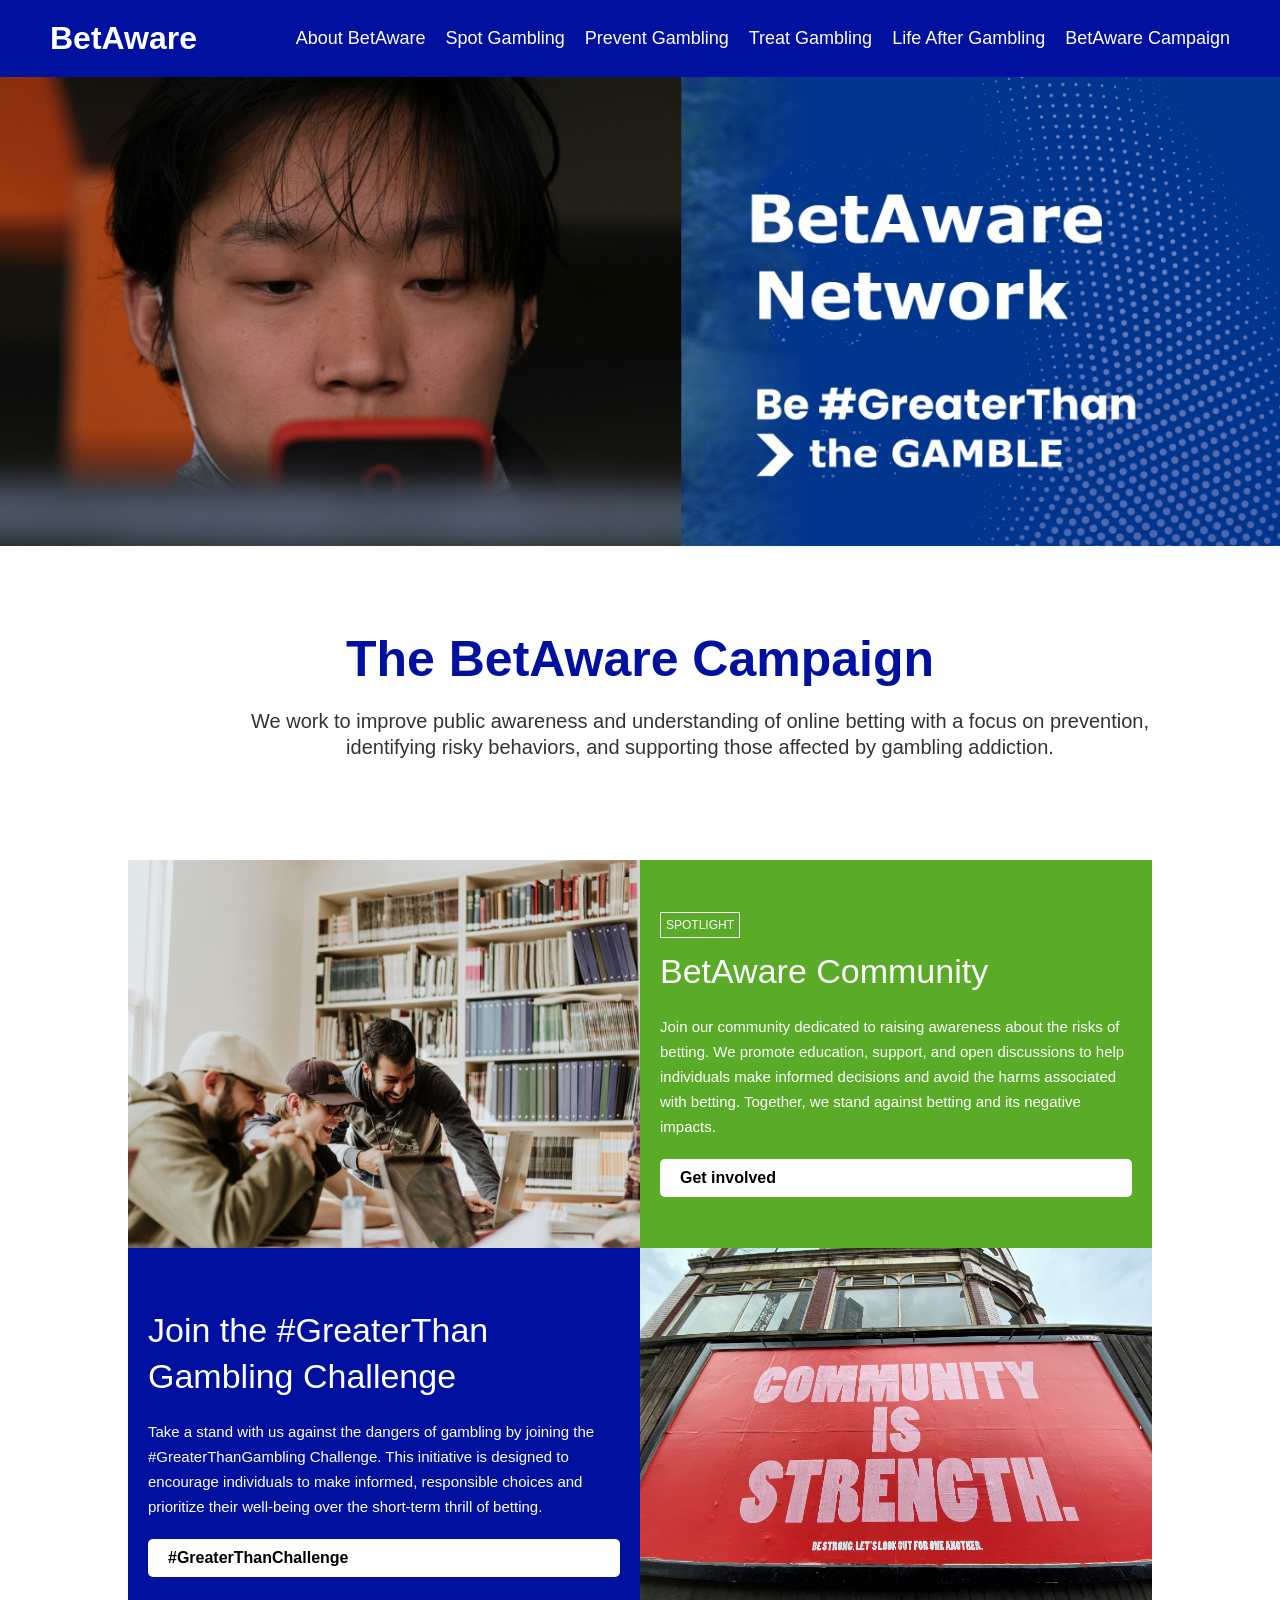
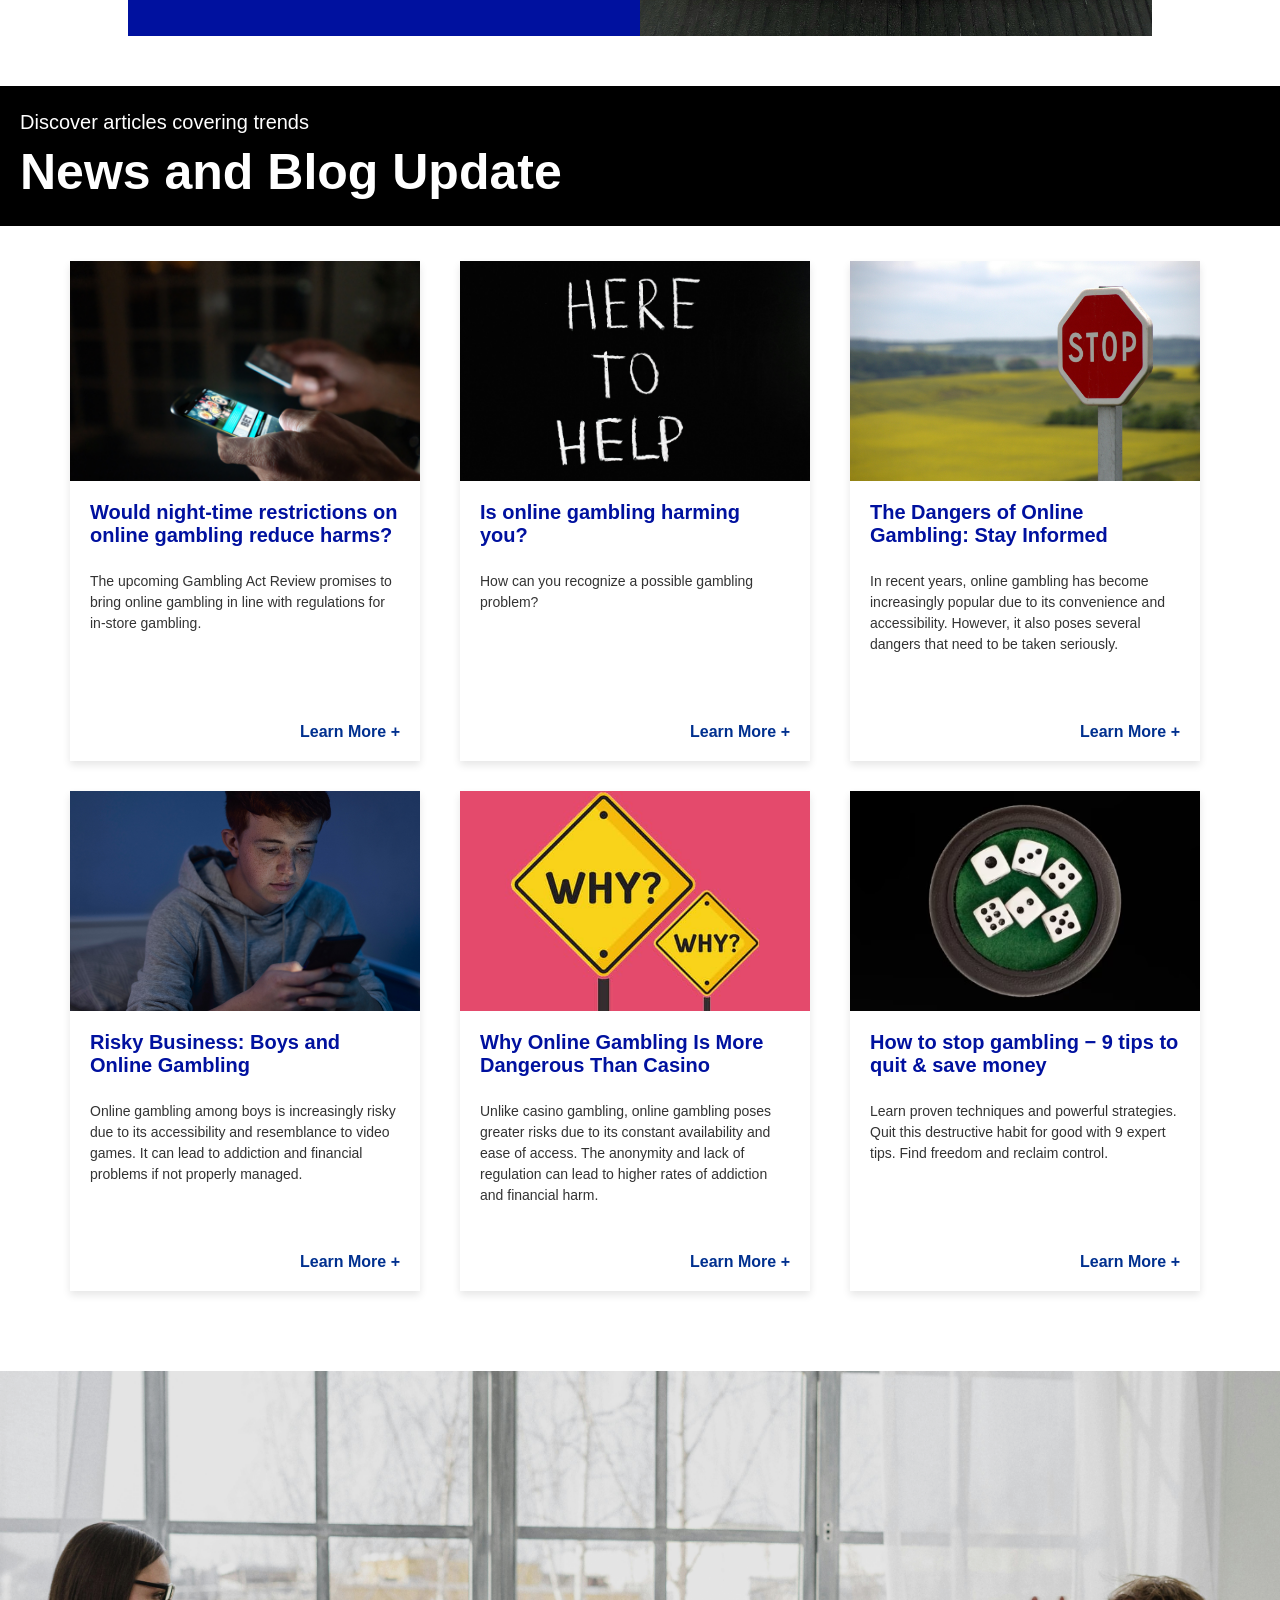
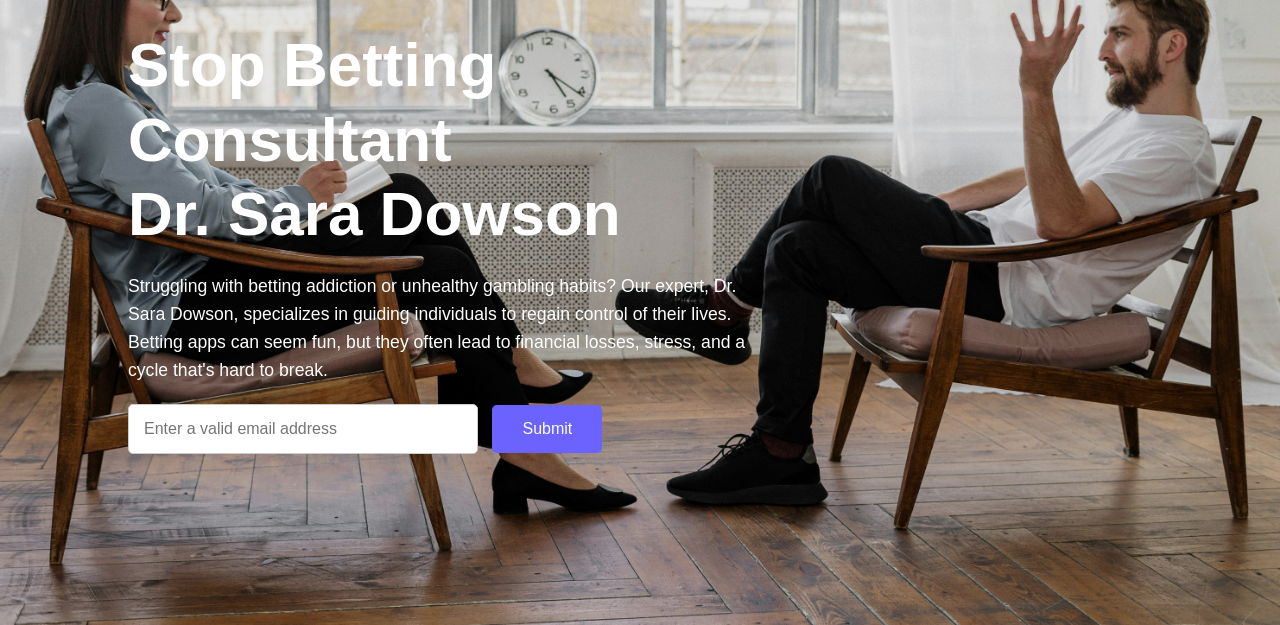
<file: ConsultantLHS.html>
<!DOCTYPE html>
<html lang="en">
<head>
    <meta charset="UTF-8">
    <meta name="viewport" content="width=device-width, initial-scale=1.0">
    <title>BetAware Network</title>
    <link rel="stylesheet" href="ConsultantLHS.css">
</head>
<body>
    <header>
        <div class="header-container">
            <div class="logo">
                <h1>BetAware</h1>
            </div>
            <nav>
                <ul>
                    <li><a href="#">About BetAware</a></li>
                    <li><a href="#">Spot Gambling</a></li>
                    <li><a href="#">Prevent Gambling</a></li>
                    <li><a href="#">Treat Gambling</a></li>
                    <li><a href="#">Life After Gambling</a></li>
                    <li><a href="#">BetAware Campaign</a></li>
                </ul>
            </nav>
        </div>
    </header>

<div class="image-container">
  <img class="hero-image" src="pictures/betaware_Homepage_Hero(1).jpg">
</div>

<div class="campaign-container">
   <h2 class="campaign-heading">The BetAware Campaign</h2>
   <p class="campaign-intro">
    We work to improve public awareness and understanding of online betting with a focus on prevention, identifying risky behaviors, and supporting those affected by gambling addiction.
   </p>
</div>


<div class="grid-container">
    <div class="container">
        <!-- Top left image -->
        <div class="grid-item image-item">
            <img src="pictures/priscilla-du-preez-XkKCui44iM0-unsplash.jpg" alt="Cyclist" />
        </div>

        <!-- Top right text block -->
        <div class="grid-item text-block green-block">
            <div class="spotlight">SPOTLIGHT</div>
            <h2 class="grid-community">BetAware Community</h2>
            <p class="grid-commun-para">
              Join our community dedicated to raising awareness about the risks of betting. We promote education, support, and open discussions to help individuals make informed decisions and avoid the harms associated with betting. Together, we stand against betting and its negative impacts.
            </p>
            
            <a href="#" class="btn">Get involved</a>
        </div>

        <!-- Bottom left text block -->
        <div class="grid-item text-block blue-block">
           
            <h2 class="grid-community">Join the #GreaterThan Gambling Challenge</h2>
            <p class="grid-commun-para">
              Take a stand with us against the dangers of gambling by joining the #GreaterThanGambling Challenge. This initiative is designed to encourage individuals to make informed, responsible choices and prioritize their well-being over the short-term thrill of betting.
            </p>
            <a href="#" class="btn">#GreaterThanChallenge</a>
        </div>

        <!-- Bottom right image -->
        <div class="grid-item image-item">
            <img src="pictures/john-cameron--_5IRj1F2rY-unsplash.jpg" alt="Runners" />
        </div>
    </div>
</div>

<!--Blog header html-->
<div class="news-banner">
  <p class="subheading">Discover articles covering trends</p>
  <h1 class="heading">News and Blog Update</h1>
</div>


<!-- Card html-->
<div class="card-grid">
    <!-- Card 1 -->
    <div class="card">
      <img src="pictures/night_time .png" alt="Card 1">
      <div class="card-content">
        <h3>Would night-time restrictions on online gambling reduce harms?</h3>
        <p>The upcoming Gambling Act Review promises to bring online gambling in line with regulations for in-store gambling.</p>
        <a href="https://www.rsph.org.uk/about-us/news/would-night-time-restrictions-on-online-gambling-reduce-harms.html" class="read-more">Learn More +</a>
      </div>
    </div>

    <!-- Card 2 -->
    <div class="card">
      <img src="pictures/here_to_help.jpg" alt="Card 2">
      <div class="card-content">
        <h3>Is online gambling harming you?</h3>
        <p>How can you recognize a possible gambling problem?</p>
        <a href="https://www.health.harvard.edu/blog/is-online-gambling-harming-you-202310022978" class="read-more">Learn More +</a>
      </div>
    </div>

    <!-- Card 3 -->
    <div class="card">
      <img src="pictures/stop_image.jpg" alt="Card 3">
      <div class="card-content">
        <h3>The Dangers of Online Gambling: Stay Informed</h3>
        <p>In recent years, online gambling has become increasingly popular due to its convenience and accessibility. However, it also poses several dangers that need to be taken seriously.</p>
        <a href="https://www.algamus.org/blog/the-dangers-of-online-gambling-stay-informed" class="read-more">Learn More +</a>
      </div>
    </div>

    <!-- Card 4 -->
    <div class="card">
      <img src="pictures/boys.png" alt="Card 4">
      <div class="card-content">
        <h3>Risky Business: Boys and Online Gambling</h3>
        <p>Online gambling among boys is increasingly risky due to its accessibility and resemblance to video games. It can lead to addiction and financial problems if not properly managed.</p>
        <a href="https://boyseducation.us.edu/blog/boys-and-online-gambling" class="read-more">Learn More +</a>
      </div>
    </div>

    <!-- Card 5 -->
    <div class="card">
      <img src="pictures/why_image.png" alt="Card 5">
      <div class="card-content">
        <h3>Why Online Gambling Is More Dangerous Than Casino </h3>
        <p>Unlike casino gambling, online gambling poses greater risks due to its constant availability and ease of access. The anonymity and lack of regulation can lead to higher rates of addiction and financial harm.</p>
        <a href="https://www.gamblingnews.com/blog/why-online-gambling-is-more-dangerous-than-casino-gambling/" class="read-more">Learn More +</a>
      </div>
    </div>

    <!-- Card 6 -->
    <div class="card">
      <img src="pictures/dice_image.png" alt="Card 6">
      <div class="card-content">
        <h3>How to stop gambling &#8722; 9 tips to quit & save money</h3>
        <p>Learn proven techniques and powerful strategies. Quit this destructive habit for good with 9 expert tips. Find freedom and reclaim control.</p>
        <a href="https://www.allencarr.com/how-to-stop-gambling/top-tips-on-how-to-stop-gambling-addiction/" class="read-more">Learn More +</a>
      </div>
    </div>
  </div>

  <!-- Consultant code -->
  <div class="container-specialist">
    <img src="pictures/pexels-cottonbro-4101143.jpg" alt="Psychology Session" class="background-image-specialist">
    <div class="overlay-specialist"></div>
    <div class="content-specialist">
      <h1 class="specialist-title">Stop Betting Consultant <br> Dr. Sara Dowson</h1>
      <p class="specialist-description">Struggling with betting addiction or unhealthy gambling habits? Our expert, Dr. Sara Dowson, specializes in guiding individuals to regain control of their lives. Betting apps can seem fun, but they often lead to financial losses, stress, and a cycle that's hard to break.</p>
      <div class="email-form-specialist">
        <input type="email" class="email-input-specialist" placeholder="Enter a valid email address">
        <button class="submit-button-specialist">Submit</button>
      </div>
    </div>
  </div>



    
</body>
</html>
</file>
<file: ConsultantLHS.css>
* {
  margin: 0;
  padding: 0;
  box-sizing: border-box;
}

body {
  font-family: Arial, sans-serif;
}

header {
  background-color: #00119f; /* Blue background */
  padding: 20px 0;
  text-align: center;
}

.header-container {
  display: flex;
  justify-content: space-between;
  align-items: center;
  padding: 0 50px;
}

.logo h1 {
  font-size: 32px;
  color: white;
  font-weight: bold;
}

.logo span {
  font-size: 20px;
  color: #63bc6d; /* Green text color */
  display: block;
}

nav ul {
  display: flex;
  list-style: none;
}

nav ul li {
  margin-left: 20px;
}

nav ul li a {
  color: white;
  text-decoration: none;
  font-size: 18px;
  font-weight: 500;
}

nav ul li a:hover {
  text-decoration: underline;
}

.image-container {
  
  overflow: hidden;  
  position: relative;
  margin-top: 0px;
  margin-bottom: 0px;
}


.hero-image {
  width: 100%;
  height: 100%;
  object-fit: contain; 
}

.campaign-container{
  text-align: center;
}

.campaign-heading{
  color:  #00119f;
  margin-top: 80px;
  margin-bottom: 20px;
  font-weight: bold;
  font-size: 50px;
}

.campaign-intro{
  font-size: 20px;
  padding-right: 100px;
  padding-left: 100px;
  margin-top: 0px;
  width: 1100px;
  margin-left: 150px;
  line-height: 1.625rem;
  color: #333;
}

/* grid css */
.grid-container{
  background-color: white;
  display: flex;
  justify-content: center;
  align-items: center;
  margin-top: 100px;
  padding: 0;
  box-sizing: border-box;
  font-family: Arial, sans-serif;
}

.container {
  display: grid;
  grid-template-columns: 1fr 1fr;
  grid-template-rows: 1fr 1fr;
  gap: 0px;
  width: 80%;
  max-width: 1200px;
   
}

.grid-item {
  position: relative;
  overflow: hidden;
}

.image-item img {
  width: 100%;
  height: 100%;
  object-fit: cover;
}

.text-block {
  padding: 20px;
  display: flex;
  flex-direction: column;
  justify-content: center;
  color: white;
}

.green-block {
  background-color: #59ab28;
}

.blue-block {
  background-color: #00119f;
}

.spotlight {
  background-color: white;
  color: black;
  font-size: 12px;
  padding: 5px;
  display: inline-block;
  margin-bottom: 10px;
}

h2 {
  font-size: 24px;
  margin-bottom: 20px;
}

p {
  font-size: 16px;
  line-height: 1.6;
  margin-bottom: 20px;
}

a.btn {
  background-color: white;
  color: black;
  padding: 10px 20px;
  text-decoration: none;
  border-radius: 5px;
  font-weight: bold;
}

a.btn:hover {
  background-color: #ccc;
}

.grid-community{
  font-size: 2.125rem;
  font-weight: 500;
  line-height: 2.875rem;
}

.grid-commun-para{
  font-size: .9375rem;
  line-height: 1.5625rem;
}

.spotlight{
  border-width: 1px;
  border-style: solid;
  border-color: white;
  width:80px;
  font-size: 12px;
  background-color: #59ab28;;
  color: white;
  text-align: center;
}

.involve {
  background-color: rgb(0, 113, 227);
  color: white;
  padding-top: 7px;
  padding-bottom: 7px;
  padding-left: 15px;
  padding-right: 15px;
  border-radius: 30px;
  font-weight: bold;
  cursor: pointer;
}


/* Blog header css */
.news-banner {
  background-color: black;
  color: white;
  padding: 20px;
  font-family: Arial, sans-serif;
  text-align: left;
  width: 100%;
  box-sizing: border-box;
  margin-top: 50px;
}

.subheading {
  font-size: 20px;
  margin: 0;
}

.heading {
  font-size: 50px;
  margin: 5px 0;
}


/* card css */
.card-grid {
  display: grid;
  grid-template-columns: repeat(3, 1fr); /* 3 cards per row */
  gap: 30px; /* Space between the cards */
  padding: 30px;
  max-width: 1200px;
  margin: 0 auto; /* Center the grid */
  margin-top: 5px;
  
}

.card {
  background-color: #fff;
  width: 350px;  /* Fixed width of 240px */
  height: 500px; /* Fixed height of 682px */
  box-shadow: 0 4px 8px rgba(0, 0, 0, 0.1);
  transition: 0.3s;
  position: relative;
}

.card:hover {
  box-shadow: 0 8px 16px rgba(0, 0, 0, 0.2);
}

.card img {
  width: 350px; /* Fixed width of the image */
  height: 220px; /* Fixed height of the image */
  object-fit: cover; /* Ensures the image covers the space without stretching */
  display: block;
  margin: 0 auto; /* Center the image horizontally */
  
}

.card-content {
  padding: 20px;
  height: 432px; /* Remaining height for content after image */
}

.card-content h3 {
  margin-top: 0;
  color: rgb(0, 17, 159);
  font-size: 20px;
}

.card-content p {
  color: rgb(51, 51, 51);
  font-size: 14px;
  line-height: 1.5;
  margin-top: 24px;
}

.card-content .read-more {
    color: #00308f;
  text-decoration: none;
  font-weight: bold;
  position: absolute;
  bottom: 20px; /* Position at the bottom */
  right: 20px;  /* Align to the right */

}

.card-content .read-more:hover {
  text-decoration: underline;
}

@media (max-width: 768px) {
  .card-grid {
    grid-template-columns: 1fr 1fr; /* 2 cards per row for medium screens */
  }
}

@media (max-width: 500px) {
  .card-grid {
    grid-template-columns: 1fr; /* 1 card per row for small screens */
  }
}


/* Consultant css */
.container-specialist {
  position: relative;
  text-align: left; /* Align text to the left */
  color: white;
  max-width: 100%;
  overflow: hidden;
  margin-top: 50px;
}

.background-image-specialist {
  width: 100%;
  height: auto;
  display: block;
}

.overlay-specialist {
  position: absolute;
  top: 0;
  left: 0;
  width: 100%;
  height: 100%;
  background-color: rgba(0, 0, 0, 0.1); /* Lighter overlay */
}

.content-specialist {
  position: absolute;
  bottom: 20%; /* Align the text near the bottom */
  left: 10%;    /* Align the text near the left */
  transform: translateY(0); /* Remove previous translation */
  text-align: left;
  max-width: 50%;
}

h1.specialist-title {
  font-size: 62px;
  font-weight: 700px;
  line-height: 1.2em;
  margin: 0 0 20px;
}

p.specialist-description {
  font-size: 1.1em;
  margin-bottom: 20px;
  line-height: 1.6;
}

.email-form-specialist {
  margin-top: 20px;
}

.email-input-specialist {
  padding: 15px;
  font-size: 1em;
  border-radius: 5px;
  border: 1px solid #ccc;
  width: 350px;
}

.submit-button-specialist {
  padding: 15px 30px;
  font-size: 1em;
  background-color: #6C63FF;
  color: white;
  border: none;
  border-radius: 5px;
  margin-left: 10px;
  cursor: pointer;
}

.submit-button-specialist:hover {
  background-color: #574bcd;
}

/* Ensure text size is responsive on smaller screens */
@media (max-width: 768px) {
  h1.specialist-title {
    font-size: 2.5em;
  }
  .email-input-specialist {
    width: 100%;
    margin-bottom: 10px;
  }
  .content-specialist {
    max-width: 90%;
    left: 5%;
    bottom: 5%;
  }
}
</file>
